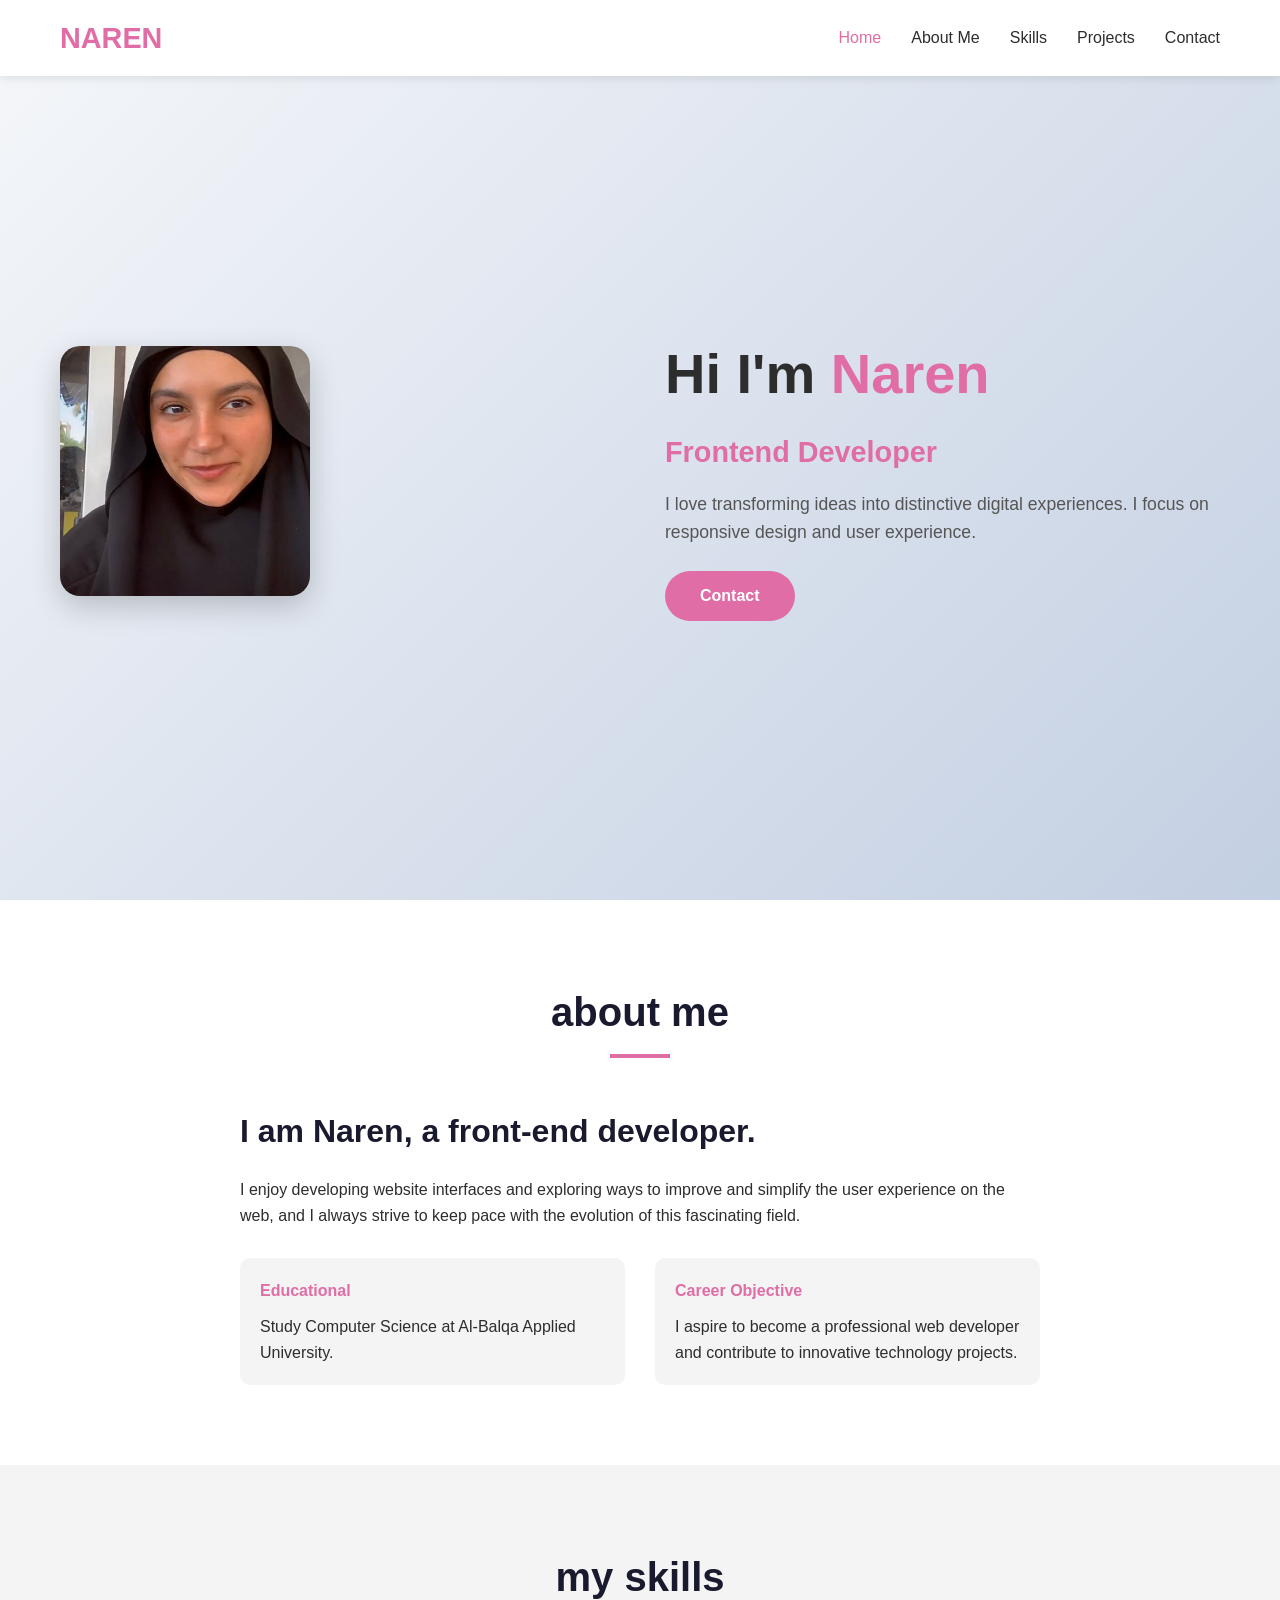
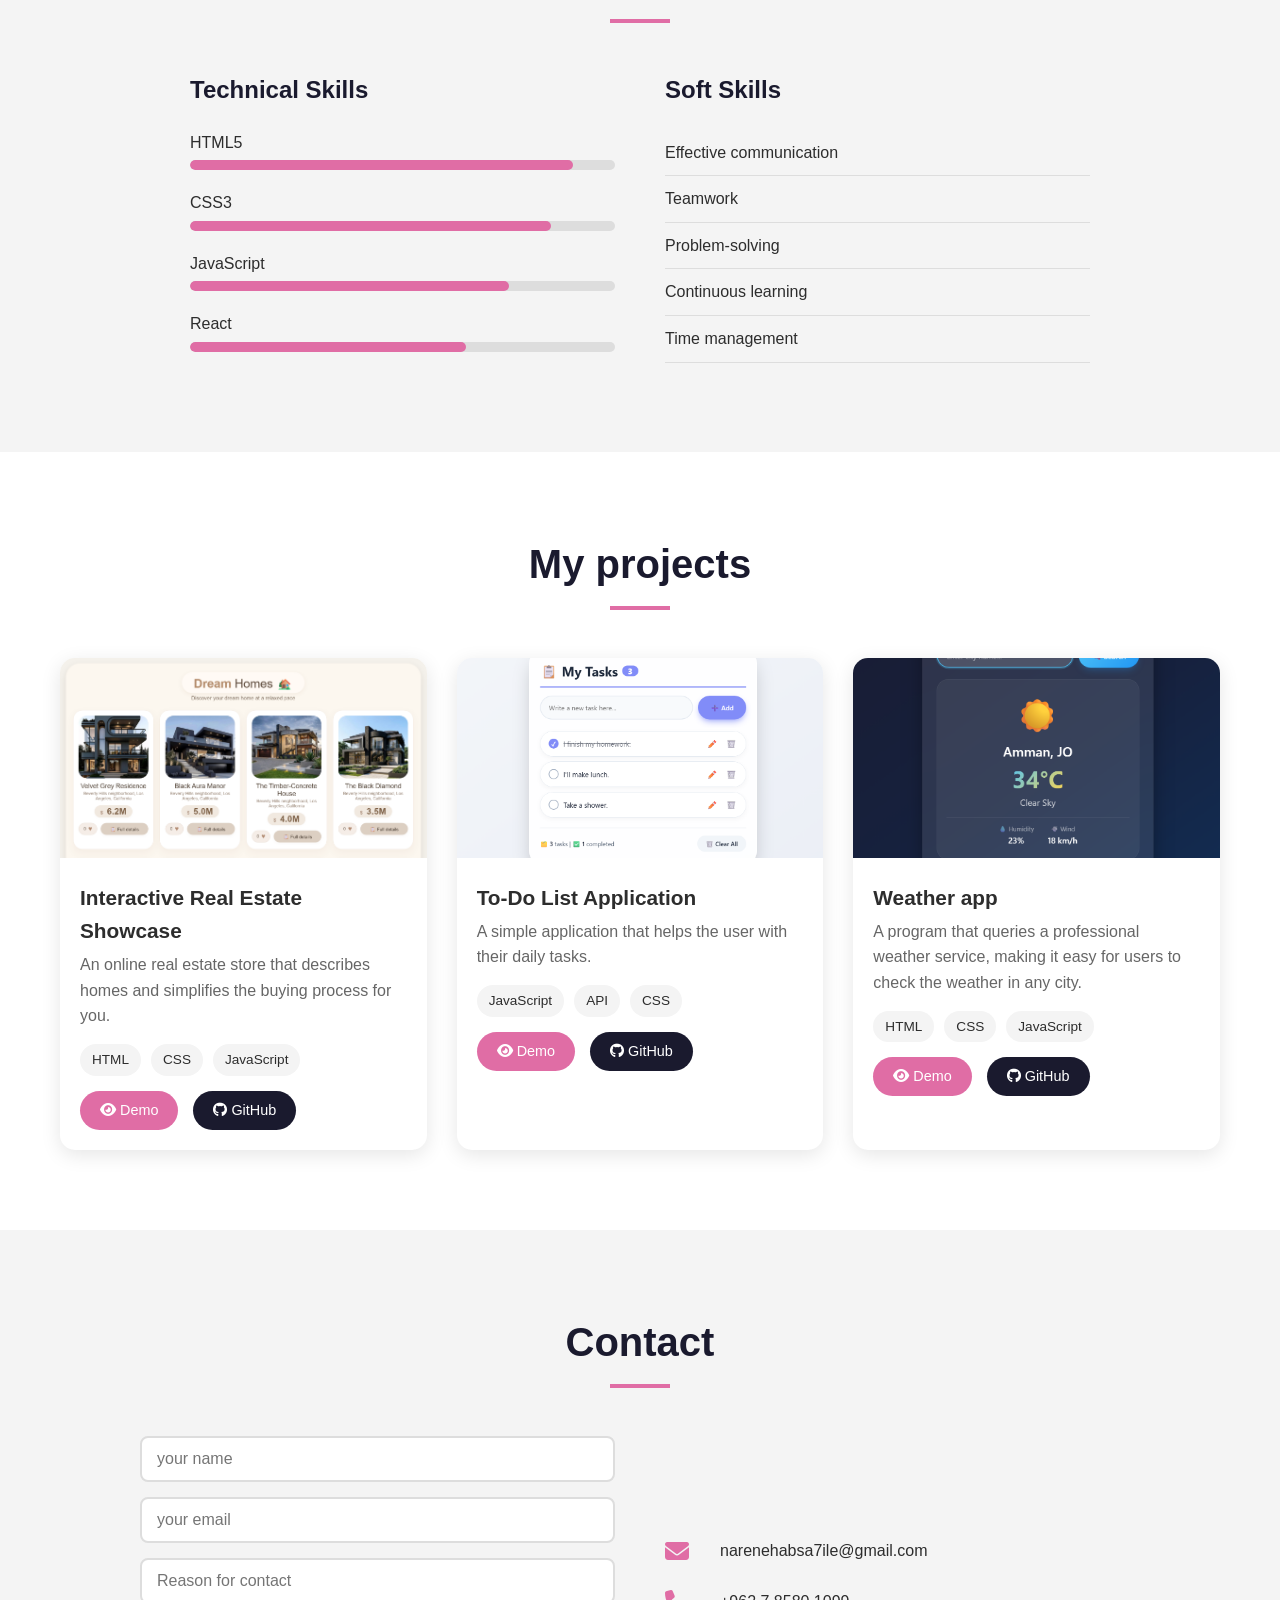
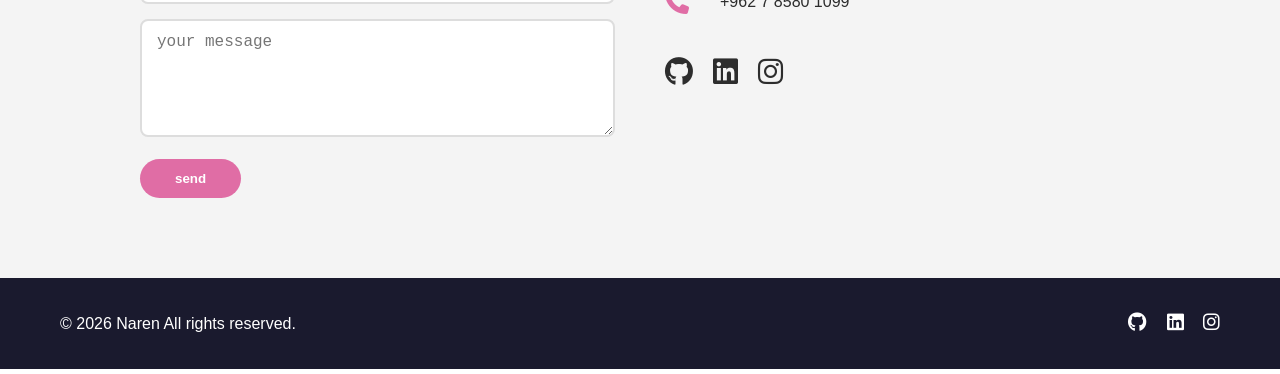
<file: index.html>
<!DOCTYPE html>
<html lang="en"></html>
<head>
    <title>Naren Ehab - Frontend Developer</title>
    <link rel="icon" href="data:image/svg+xml,<svg xmlns='http://www.w3.org/2000/svg' viewBox='0 0 100 100'><text y='.9em' font-size='90'>👩‍💻</text></svg>">
    <link rel="stylesheet" href="style.css"> 
    <link rel="stylesheet" href="https://cdnjs.cloudflare.com/ajax/libs/font-awesome/6.5.0/css/all.min.css">
</head>
<body>
    <header>
        <nav>
            <div class="logo">
                <a href="#">NAREN</a>
            </div>
            
            <ul class="nav-links">
                <li><a href="#home">Home</a></li>
                <li><a href="#about">About Me</a></li>
                <li><a href="#skills">Skills</a></li>
                <li><a href="#projects">Projects</a></li>
                <li><a href="#contact">Contact</a></li>
            </ul>
            
            <div class="hamburger">
                <i class="fas fa-bars"></i>
            </div>
        </nav>
    </header>

    <section id="home" class="hero">
        <div class="container">
            <div class="hero-content">
                <div class="hero-image">
                <img src="photo_2026-07-29_14-38-43.jpg" alt="Naren">
                </div>
                    <div class="hero-text">
                        <h1>Hi I'm<span> Naren</span></h1>
                        <h2>Frontend Developer</h2>
                        <p>I love transforming ideas into distinctive digital experiences. I focus on responsive design and user experience.</p>                   
                        <a href="#contact" class="btn-primary">Contact</a>
                    </div>
                </div>
            </div>
    </section>

    <section id="about" class="about">
        <div class="container">
            <h2 class="section-title">about me</h2>
            <div class="about-content">
                <div class="about-text">
                    <h3>I am Naren, a front-end developer.</h3>
                    <p>I enjoy developing website interfaces and exploring ways to improve and simplify the user experience on the web, and I always strive to keep pace with the evolution of this fascinating field.</p>
                    
                    <div class="about-details">
                        <div class="detail-item">
                            <h4>Educational</h4>
                            <p>Study Computer Science at Al-Balqa Applied University.</p>
                        </div>
                        <div class="detail-item">
                            <h4>Career Objective</h4>
                            <p>I aspire to become a professional web developer and contribute to innovative technology projects.</p>                    
                            </div>
                    </div>
                </div>
            </div>
        </div>
    </section>

    <section id="skills" class="skills">
        <div class="container">
            <h2 class="section-title">my skills</h2>
            
            <div class="skills-grid">
                <div class="skills-category">
                    <h3>Technical Skills</h3> 
                     <div class="skill-item">
                        <span>HTML5</span>
                        <div class="progress-bar"><div style="width: 90%"></div></div>
                    </div>
                    <div class="skill-item">
                        <span>CSS3</span>
                        <div class="progress-bar"><div style="width: 85%"></div></div>
                    </div>
                    <div class="skill-item">
                        <span>JavaScript</span>
                        <div class="progress-bar"><div style="width: 75%"></div></div>
                    </div>
                    <div class="skill-item">
                        <span>React</span>
                        <div class="progress-bar"><div style="width: 65%"></div></div>
                    </div>
                </div>
                
                <div class="skills-category">
                   <h3>Soft Skills</h3>
                    <ul>
                        <li>Effective communication</li>
                        <li>Teamwork</li>
                        <li>Problem-solving</li>
                        <li>Continuous learning</li>
                        <li>Time management</li>
                    </ul>
                </div>
            </div>
        </div>
    </section>

    <!-- ===== قسم المشاريع =-->
    <section id="projects" class="projects">
        <div class="container">
            <h2 class="section-title">My projects</h2>
            
            <div class="projects-grid">
                
                <div class="project-card">
                    <img src="Screenshot 2026-08-02 121738.png" alt="Interactive Real Estate Showcase">
                    <h3>Interactive Real Estate Showcase</h3>
                    <p>An online real estate store that describes homes and simplifies the buying process for you.</p>
                    <div class="project-tech">
                        <span>HTML</span>
                        <span>CSS</span>
                        <span>JavaScript</span>
                    </div>
                    <div class="project-links">
                        <a href="Demo project 1.pdf" class="btn-demo"><i class="fas fa-eye"></i> Demo</a>
                        <a href="https://naren-sahile-stack.github.io/Project-1/" class="btn-github"><i class="fab fa-github"></i> GitHub</a>
                    </div>
                </div>
                
                  
                <div class="project-card">
                    <img src="Screenshot 2026-08-02 124417.png" alt="To-Do List Application">
                    <h3>To-Do List Application</h3>
                    <P>A simple application that helps the user with their daily tasks.</p>
                    <div class="project-tech">
                        <span>JavaScript</span>
                        <span>API</span>
                        <span>CSS</span>
                    </div>
                    <div class="project-links">
                        <a href="Demo project 2.pdf" class="btn-demo"><i class="fas fa-eye"></i> Demo</a>
                        <a href="https://naren-sahile-stack.github.io/Project-2/" class="btn-github"><i class="fab fa-github"></i> GitHub</a>
                    </div>
                </div>
                
                 
                <div class="project-card">
                    <img src="Screenshot 2026-08-02 125437.png" alt="Weather app">
                    <h3>Weather app</h3>
                    <p>A program that queries a professional weather service, making it easy for users to check the weather in any city.</p>
                    <div class="project-tech">
                        <span>HTML</span>
                        <span>CSS</span>
                        <span>JavaScript</span>
                    </div>
                    <div class="project-links">
                        <a href="Demo project 3.pdf" class="btn-demo"><i class="fas fa-eye"></i> Demo</a>
                        <a href="https://naren-sahile-stack.github.io/Project-3/" class="btn-github"><i class="fab fa-github"></i> GitHub</a>
                    </div>
                </div>
            </div>
        </div>
    </section>

    <!-- ===== قسم الاتصال ===== -->
    <section id="contact" class="contact">
        <div class="container">
            <h2 class="section-title">Contact</h2>
            
            <div class="contact-content">
                <form id="contact-form" class="contact-form">
                    <input type="text" id="name" placeholder="your name" required>
                    <input type="email" id="email" placeholder="your email" required>
                    <input type="text" id="subject" placeholder="Reason for contact">
                    <textarea id="message" placeholder="your message" rows="5" required></textarea>
                    <button type="submit" class="btn-primary">send</button>
                </form>
                
                <div class="contact-info">
                    <div class="info-item">
                        <i class="fas fa-envelope"></i>
                        <p>narenehabsa7ile@gmail.com</p>
                    </div>
                    <div class="info-item">
                        <i class="fas fa-phone"></i>
                        <p>+962 7 8580 1099</p>
                    </div>
                    <div class="social-links">
                        <a href="https://github.com/naren-sahile-stack"><i class="fab fa-github"></i></a>
                        <a href="https://www.linkedin.com/in/narin-ehab-40582b307/?lipi=urn%3Ali%3Apage%3Ad_flagship3_feed%3BOdDFNkgrSSKiuGozs9WmFQ%3D%3D"><i class="fab fa-linkedin"></i></a>
                        <a href="https://www.instagram.com/naren._.sa7ile/#"><i class="fab fa-instagram"></i></a>
                    </div>
                </div>
            </div>
        </div>
    </section>

    <!-- ===== الفوتر ===== -->
    <footer>
        <div class="container">
        <p>© 2026 Naren All rights reserved.</p>
            <div class="footer-social">
                <a href="https://github.com/naren-sahile-stack"><i class="fab fa-github"></i></a>
                <a href="https://www.linkedin.com/in/narin-ehab-40582b307/?lipi=urn%3Ali%3Apage%3Ad_flagship3_feed%3BOdDFNkgrSSKiuGozs9WmFQ%3D%3D"><i class="fab fa-linkedin"></i></a>
                <a href="https://www.instagram.com/naren._.sa7ile/#"><i class="fab fa-instagram"></i></a>
            </div>
        </div>
    </footer>

    <!-- ===== زر العودة للأعلى ===== -->
    <button id="scroll-top" class="scroll-top">
        <i class="fas fa-arrow-up"></i>
    </button>

    <!-- ===== ربط ملف JavaScript ===== -->
    <script src="script.js"></script>
</body>
</html>
</file>
<file: style.css>
* {
    margin: 0;
    padding: 0;
    box-sizing: border-box;
}

:root {
    --primary: oklch(68.602% 0.15568 351.465);
    --secondary: #2D2D2D;
    --white: #FFFFFF;
    --gray: #F4F4F4;
    --dark: #1A1A2E;
}

html {
    scroll-behavior: smooth;
}

body {
    font-family: 'Segoe UI', Tahoma, Geneva, Verdana, sans-serif;
    line-height: 1.6;
    color: var(--secondary);
    direction: ltr; 
}

.container {
    max-width: 1200px;
    margin: 0 auto;
    padding: 0 20px;
}

.section-title {
    text-align: center;
    font-size: 2.5rem;
    margin-bottom: 3rem;
    color: var(--dark);
}

.section-title::after {
    content: '';
    display: block;
    width: 60px;
    height: 4px;
    background: var(--primary);
    margin: 10px auto 0;
}

header {
    position: fixed;
    top: 0;
    left: 0;
    right: 0;
    background: var(--white);
    box-shadow: 0 2px 10px rgba(0,0,0,0.1);
    z-index: 1000;
    padding: 15px 0;
}

nav {
    max-width: 1200px;
    margin: 0 auto;
    display: flex;
    justify-content: space-between;
    align-items: center;
    padding: 0 20px;
}

.logo a {
    font-size: 1.8rem;
    font-weight: bold;
    color: var(--primary);
    text-decoration: none;
}

.nav-links {
    display: flex;
    list-style: none;
    gap: 30px;
}

.nav-links a {
    text-decoration: none;
    color: var(--secondary);
    font-weight: 500;
    transition: color 0.3s;
}

.nav-links a:hover,
.nav-links a.active {
    color: var(--primary);
}

.hamburger {
    display: none;
    font-size: 1.8rem;
    cursor: pointer;
    color: var(--secondary);
}

.hero {
    min-height: 100vh;
    display: flex;
    align-items: center;
    padding: 100px 20px 50px;
    background: linear-gradient(135deg, #f5f7fa 0%, #c3cfe2 100%);
}

.hero-content {
    display: grid;
    grid-template-columns: 1fr 1fr;  /* نفس الشي */
    gap: 50px;
    align-items: center;
}

.hero-text h1 {
    font-size: 3.5rem;
    margin-bottom: 10px;
}

.hero-text h1 span {
    color: var(--primary);
}

.hero-text h2 {
    font-size: 1.8rem;
    color: var(--primary);
    margin-bottom: 15px;
}

.hero-text p {
    font-size: 1.1rem;
    margin-bottom: 25px;
    color: #555;
}

.hero-image img {
    width: 100%;
    max-width: 250px;
    aspect-ratio: 1 / 1; 
    object-fit: cover; 
    border-radius: 20px; 
    box-shadow: 0 10px 30px rgba(0,0,0,0.2);
}
.btn-secondary {
    display: inline-block;
    padding: 12px 35px;
    background: transparent;
    color: var(--primary);
    text-decoration: none;
    border-radius: 30px;
    font-weight: 600;
    border: 2px solid var(--primary);
    cursor: pointer;
    transition: all 0.3s;
    margin-left: 10px;
}

.btn-secondary:hover {
    background: var(--primary);
    color: var(--white);
}

.btn-primary {
    display: inline-block;
    padding: 12px 35px;
    background: var(--primary);
    color: var(--white);
    text-decoration: none;
    border-radius: 30px;
    font-weight: 600;
    border: none;
    cursor: pointer;
    transition: transform 0.3s, box-shadow 0.3s;
}

.btn-primary:hover {
    transform: translateY(-3px);
    box-shadow: 0 10px 20px rgba(108, 99, 255, 0.3);
}

.about {
    padding: 80px 0;
    background: var(--white);
}

.about-content {
    max-width: 800px;
    margin: 0 auto;
}

.about-text h3 {
    font-size: 2rem;
    margin-bottom: 20px;
    color: var(--dark);
}

.about-details {
    display: grid;
    grid-template-columns: 1fr 1fr;
    gap: 30px;
    margin-top: 30px;
}

.detail-item {
    background: var(--gray);
    padding: 20px;
    border-radius: 10px;
}

.detail-item h4 {
    color: var(--primary);
    margin-bottom: 10px;
}

.skills {
    padding: 80px 0;
    background: var(--gray);
}

.skills-grid {
    display: grid;
    grid-template-columns: 1fr 1fr;
    gap: 50px;
    max-width: 900px;
    margin: 0 auto;
}

.skills-category h3 {
    font-size: 1.5rem;
    margin-bottom: 20px;
    color: var(--dark);
}

.skill-item {
    margin-bottom: 20px;
}

.skill-item span {
    display: block;
    font-weight: 500;
    margin-bottom: 5px;
}

.progress-bar {
    width: 100%;
    height: 10px;
    background: #ddd;
    border-radius: 5px;
    overflow: hidden;
}

.progress-bar div {
    height: 100%;
    background: var(--primary);
    border-radius: 5px;
    transition: width 1s;
}

.skills-category ul {
    list-style: none;
}

.skills-category ul li {
    padding: 10px 0;
    border-bottom: 1px solid #ddd;
}

.projects {
    padding: 80px 0;
    background: var(--white);
}

.projects-grid {
    display: grid;
    grid-template-columns: repeat(auto-fit, minmax(300px, 1fr));
    gap: 30px;
}

.project-card {
    background: var(--white);
    border-radius: 15px;
    overflow: hidden;
    box-shadow: 0 5px 20px rgba(0,0,0,0.1);
    transition: transform 0.3s;
}

.project-card:hover {
    transform: translateY(-10px);
}

.project-card img {
    width: 100%;
    height: 200px;
    object-fit: cover;
}

.project-card h3 {
    padding: 15px 20px 5px;
    font-size: 1.3rem;
}

.project-card p {
    padding: 0 20px 15px;
    color: #666;
}

.project-tech {
    padding: 0 20px 15px;
    display: flex;
    gap: 10px;
    flex-wrap: wrap;
}

.project-tech span {
    background: var(--gray);
    padding: 5px 12px;
    border-radius: 20px;
    font-size: 0.85rem;
}

.project-links {
    padding: 0 20px 20px;
    display: flex;
    gap: 15px;
}

.project-links a {
    padding: 8px 20px;
    border-radius: 25px;
    text-decoration: none;
    font-size: 0.9rem;
    transition: all 0.3s;
}

.btn-demo {
    background: var(--primary);
    color: var(--white);
}

.btn-demo:hover {
    background:  oklch(68.602% 0.15568 351.465);
}

.btn-github {
    background: var(--dark);
    color: var(--white);
}

.btn-github:hover {
    background: #333;
}

.contact {
    padding: 80px 0;
    background: var(--gray);
}

.contact-content {
    display: grid;
    grid-template-columns: 1fr 1fr;
    gap: 50px;
    max-width: 1000px;
    margin: 0 auto;
}

.contact-form input,
.contact-form textarea {
    width: 100%;
    padding: 12px 15px;
    margin-bottom: 15px;
    border: 2px solid #ddd;
    border-radius: 8px;
    font-size: 1rem;
    transition: border-color 0.3s;
}

.contact-form input:focus,
.contact-form textarea:focus {
    outline: none;
    border-color: var(--primary);
}

.contact-form .error {
    border-color: #ff4444;
}

.contact-info {
    display: flex;
    flex-direction: column;
    gap: 25px;
    justify-content: center;
}

.info-item {
    display: flex;
    align-items: center;
    gap: 15px;
}

.info-item i {
    font-size: 1.5rem;
    color: var(--primary);
    width: 40px;
}

.social-links {
    display: flex;
    gap: 20px;
    margin-top: 10px;
}

.social-links a {
    color: var(--secondary);
    font-size: 1.8rem;
    transition: color 0.3s, transform 0.3s;
}

.social-links a:hover {
    color: var(--primary);
    transform: translateY(-5px);
}

footer {
    background: var(--dark);
    color: var(--white);
    padding: 30px 0;
    text-align: center;
}

footer .container {
    display: flex;
    justify-content: space-between;
    align-items: center;
}

.footer-social a {
    color: var(--white);
    margin-left: 15px;
    font-size: 1.2rem;
    transition: color 0.3s;
}

.footer-social a:hover {
    color: var(--primary);
}

.scroll-top {
    position: fixed;
    bottom: 30px;
    right: 30px;
    width: 50px;
    height: 50px;
    background: var(--primary);
    color: var(--white);
    border: none;
    border-radius: 50%;
    font-size: 1.2rem;
    cursor: pointer;
    box-shadow: 0 5px 15px rgba(108, 99, 255, 0.4);
    transition: all 0.3s;
    display: none;
}

.scroll-top:hover {
    transform: translateY(-5px);
}

.scroll-top.show {
    display: block;
}


@media (max-width: 768px) {
    .hero-content {
        grid-template-columns: 1fr;
        text-align: center;
    }
    
    .hero-image img {
        max-width: 250px;
    }
    
    .skills-grid {
        grid-template-columns: 1fr;
    }
    
    .contact-content {
        grid-template-columns: 1fr;
    }
    
    .about-details {
        grid-template-columns: 1fr;
    }
    
    .section-title {
        font-size: 2rem;
    }
}

@media (max-width: 576px) {
    .hamburger {
        display: block;
    }
    
    .nav-links {
        display: none;
        flex-direction: column;
        position: absolute;
        top: 70px;
        right: 0;
        left: 0;
        background: var(--white);
        padding: 20px;
        box-shadow: 0 5px 10px rgba(0,0,0,0.1);
        gap: 15px;
        text-align: center;
    }
    
    .nav-links.active {
        display: flex;
    }
    
    .hero-text h1 {
        font-size: 2.5rem;
    }
    
    .projects-grid {
        grid-template-columns: 1fr;
    }
    
    footer .container {
        flex-direction: column;
        gap: 15px;
    }
}
</file>
